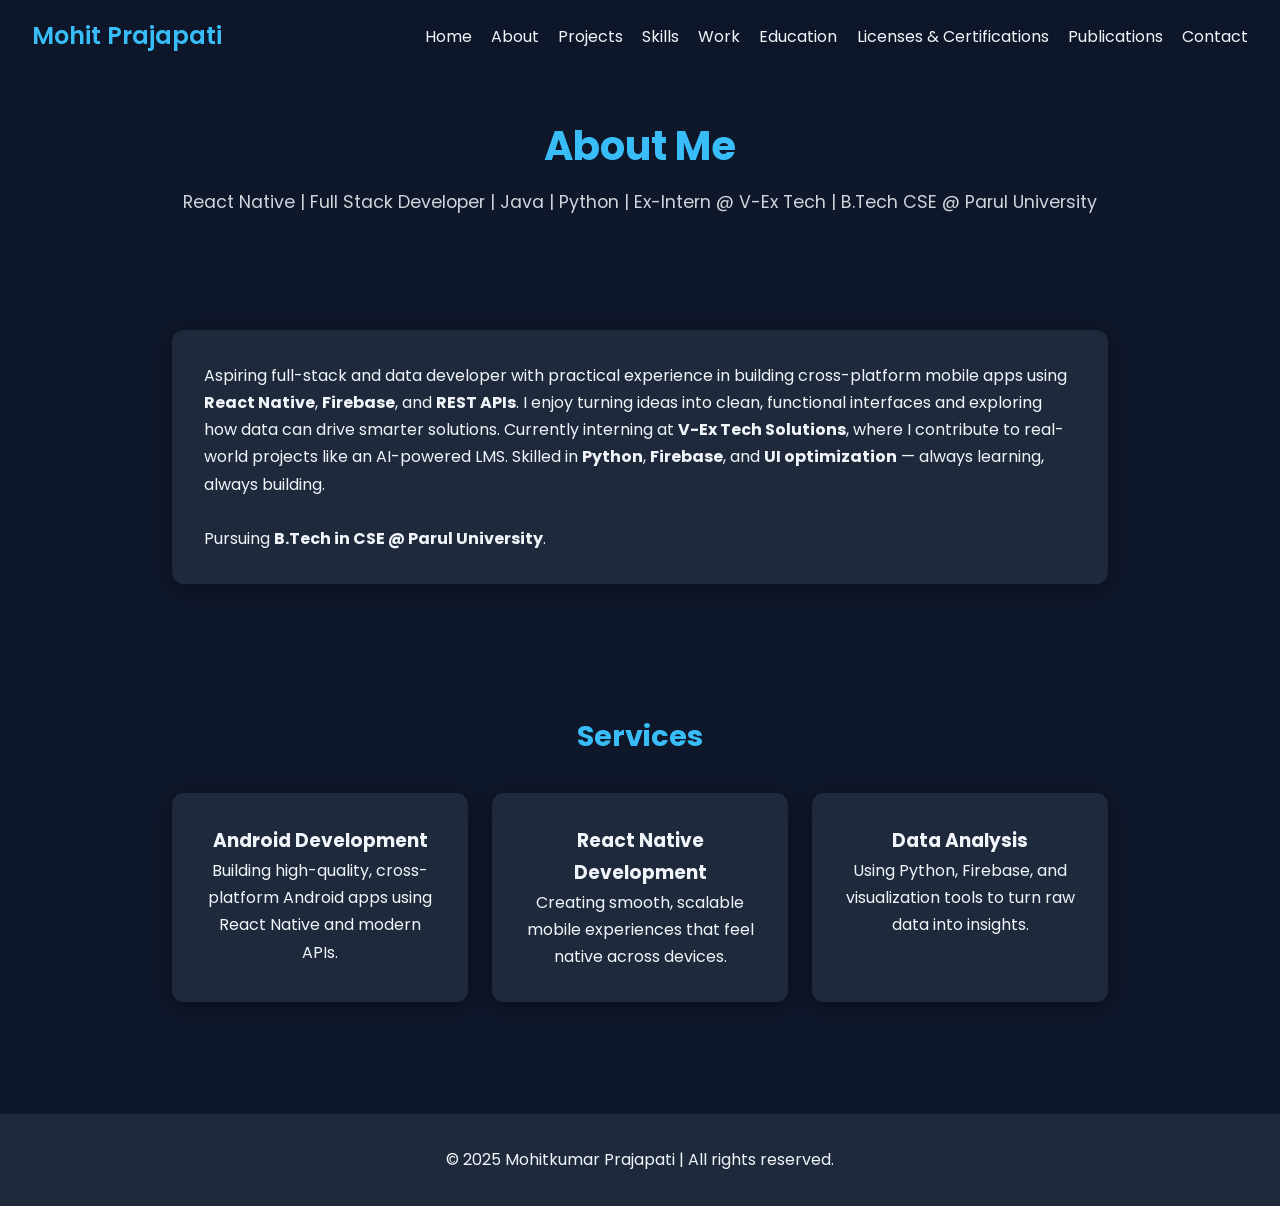
<file: about.html>
<!DOCTYPE html>
<html lang="en">
  <head>
    <meta charset="UTF-8" />
    <meta name="viewport" content="width=device-width, initial-scale=1.0" />
    <title>About | Mohitkumar Prajapati</title>
    <link
      href="https://fonts.googleapis.com/css2?family=Poppins:wght@300;600&display=swap"
      rel="stylesheet"
    />
    <style>
      * {
        margin: 0;
        padding: 0;
        box-sizing: border-box;
        font-family: "Poppins", sans-serif;
      }

      body {
        background: #0f172a;
        color: #f1f5f9;
        line-height: 1.7;
        scroll-behavior: smooth;
      }

      nav {
        position: fixed;
        top: 0;
        width: 100%;
        background: rgba(15, 23, 42, 0.9);
        padding: 1rem 2rem;
        display: flex;
        justify-content: space-between;
        align-items: center;
        z-index: 1000;
        backdrop-filter: blur(10px);
      }

      nav h1 {
        font-weight: 600;
        color: #38bdf8;
      }

      nav ul {
        list-style: none;
        display: flex;
        flex-wrap: wrap;
        gap: 1.2rem;
      }

      nav a {
        text-decoration: none;
        color: #f1f5f9;
        transition: color 0.3s ease;
      }

      nav a:hover {
        color: #38bdf8;
      }

      header {
        padding: 7rem 2rem 3rem;
        text-align: center;
      }

      header h1 {
        font-size: 2.5rem;
        color: #38bdf8;
        margin-bottom: 0.5rem;
      }

      header p {
        font-size: 1.1rem;
        opacity: 0.85;
      }

      section {
        padding: 4rem 2rem;
        max-width: 1000px;
        margin: auto;
      }

      section h2 {
        color: #38bdf8;
        margin-bottom: 1rem;
        font-size: 1.8rem;
        text-align: center;
      }

      .about-text {
        background: #1e293b;
        padding: 2rem;
        border-radius: 12px;
        box-shadow: 0 4px 20px rgba(0, 0, 0, 0.4);
        animation: fadeInUp 1s ease forwards;
      }

      .services {
        display: grid;
        grid-template-columns: repeat(auto-fit, minmax(250px, 1fr));
        gap: 1.5rem;
        margin-top: 2rem;
      }

      .service-card {
        background: #1e293b;
        padding: 2rem;
        border-radius: 12px;
        box-shadow: 0 4px 20px rgba(0, 0, 0, 0.4);
        text-align: center;
        transition: transform 0.3s ease;
      }

      .service-card:hover {
        transform: translateY(-5px);
      }

      footer {
        text-align: center;
        padding: 2rem;
        background: #1e293b;
        margin-top: 3rem;
      }

      @keyframes fadeInUp {
        from {
          opacity: 0;
          transform: translateY(30px);
        }
        to {
          opacity: 1;
          transform: translateY(0);
        }
      }
    </style>
  </head>
  <body>
    <!-- Updated Navigation -->
    <nav>
      <h1>Mohit Prajapati</h1>
      <ul>
        <li><a href="index.html">Home</a></li>
        <li><a href="about.html">About</a></li>
        <li><a href="projects.html">Projects</a></li>
        <li><a href="skills.html">Skills</a></li>
        <li><a href="work.html">Work</a></li>
        <li><a href="education.html">Education</a></li>
        <li><a href="licenses.html">Licenses & Certifications</a></li>
        <li><a href="publications.html">Publications</a></li>
        <li><a href="contact.html">Contact</a></li>
      </ul>
    </nav>

    <header>
      <h1>About Me</h1>
      <p>
        React Native | Full Stack Developer | Java | Python | Ex-Intern @ V-Ex Tech | B.Tech CSE @ Parul University
      </p>
    </header>

    <section id="about">
      <div class="about-text">
        <p>
          Aspiring full-stack and data developer with practical experience in
          building cross-platform mobile apps using
          <strong>React Native</strong>, <strong>Firebase</strong>, and
          <strong>REST APIs</strong>. I enjoy turning ideas into clean,
          functional interfaces and exploring how data can drive smarter
          solutions. Currently interning at
          <strong>V-Ex Tech Solutions</strong>, where I contribute to real-world
          projects like an AI-powered LMS. Skilled in <strong>Python</strong>,
          <strong>Firebase</strong>, and <strong>UI optimization</strong>
          — always learning, always building.
          <br /><br />
          Pursuing <strong>B.Tech in CSE @ Parul University</strong>.
        </p>
      </div>
    </section>

    <section id="services">
      <h2>Services</h2>
      <div class="services">
        <div class="service-card">
          <h3>Android Development</h3>
          <p>
            Building high-quality, cross-platform Android apps using React
            Native and modern APIs.
          </p>
        </div>
        <div class="service-card">
          <h3>React Native Development</h3>
          <p>
            Creating smooth, scalable mobile experiences that feel native across
            devices.
          </p>
        </div>
        <div class="service-card">
          <h3>Data Analysis</h3>
          <p>
            Using Python, Firebase, and visualization tools to turn raw data
            into insights.
          </p>
        </div>
      </div>
    </section>

    <footer>
      <p>© 2025 Mohitkumar Prajapati | All rights reserved.</p>
    </footer>
  </body>
</html>
</file>
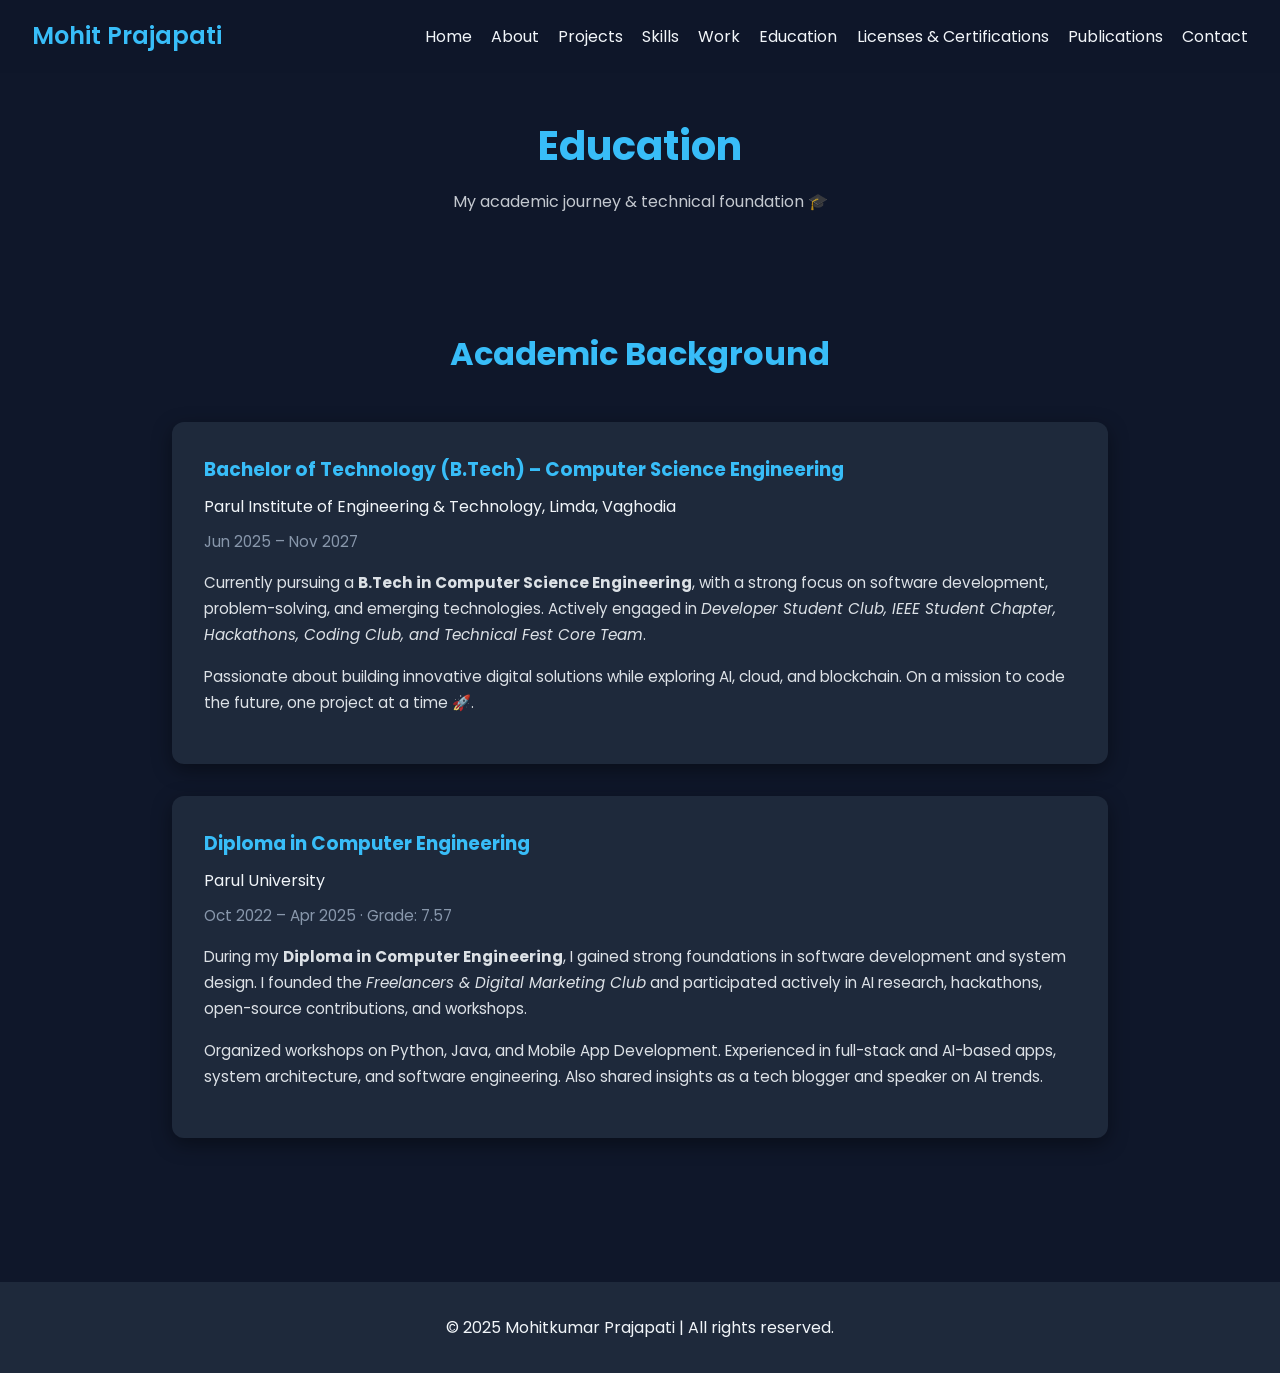
<file: education.html>
<!DOCTYPE html>
<html lang="en">
  <head>
    <meta charset="UTF-8" />
    <meta name="viewport" content="width=device-width, initial-scale=1.0" />
    <title>Education | Mohitkumar Prajapati</title>
    <link
      href="https://fonts.googleapis.com/css2?family=Poppins:wght@300;600&display=swap"
      rel="stylesheet"
    />
    <style>
      * {
        margin: 0;
        padding: 0;
        box-sizing: border-box;
        font-family: "Poppins", sans-serif;
      }
      body {
        background: #0f172a;
        color: #f1f5f9;
        line-height: 1.7;
        scroll-behavior: smooth;
      }

      nav {
        position: fixed;
        top: 0;
        width: 100%;
        background: rgba(15, 23, 42, 0.95);
        padding: 1rem 2rem;
        display: flex;
        justify-content: space-between;
        align-items: center;
        z-index: 1000;
        backdrop-filter: blur(12px);
      }
      nav h1 {
        font-weight: 600;
        color: #38bdf8;
      }
      nav ul {
        list-style: none;
        display: flex;
        gap: 1.2rem;
        flex-wrap: wrap;
      }
      nav a {
        text-decoration: none;
        color: #f1f5f9;
        transition: color 0.3s ease;
      }
      nav a:hover {
        color: #38bdf8;
      }

      header {
        padding: 7rem 2rem 3rem;
        text-align: center;
      }
      header h1 {
        font-size: 2.5rem;
        color: #38bdf8;
        margin-bottom: 0.5rem;
      }
      header p {
        font-size: 1rem;
        opacity: 0.8;
      }

      section {
        padding: 4rem 2rem;
        max-width: 1000px;
        margin: auto;
      }
      section h2 {
        color: #38bdf8;
        font-size: 2rem;
        text-align: center;
        margin-bottom: 2.5rem;
      }

      .edu-card {
        background: #1e293b;
        padding: 2rem;
        border-radius: 12px;
        box-shadow: 0 6px 20px rgba(0, 0, 0, 0.4);
        margin-bottom: 2rem;
        animation: fadeInUp 1s ease forwards;
        transition: transform 0.3s ease, box-shadow 0.3s ease;
      }
      .edu-card:hover {
        transform: translateY(-8px);
        box-shadow: 0 8px 25px rgba(0, 0, 0, 0.6);
      }
      .edu-card h3 {
        color: #38bdf8;
        margin-bottom: 0.5rem;
      }
      .edu-card h4 {
        color: #f1f5f9;
        font-weight: 400;
        margin-bottom: 0.5rem;
      }
      .edu-card p {
        font-size: 0.95rem;
        opacity: 0.9;
        margin-bottom: 1rem;
      }
      .edu-details {
        font-size: 0.9rem;
        color: #94a3b8;
        margin-bottom: 1.2rem;
      }

      footer {
        text-align: center;
        padding: 2rem;
        background: #1e293b;
        margin-top: 3rem;
      }

      @keyframes fadeInUp {
        from {
          opacity: 0;
          transform: translateY(40px);
        }
        to {
          opacity: 1;
          transform: translateY(0);
        }
      }
    </style>
  </head>
  <body>
    <nav>
      <h1>Mohit Prajapati</h1>
      <ul>
        <li><a href="index.html">Home</a></li>
        <li><a href="about.html">About</a></li>
        <li><a href="projects.html">Projects</a></li>
        <li><a href="skills.html">Skills</a></li>
        <li><a href="work.html">Work</a></li>
        <li><a href="education.html">Education</a></li>
        <li><a href="licenses.html">Licenses & Certifications</a></li>
        <li><a href="publications.html">Publications</a></li>
        <li><a href="contact.html">Contact</a></li>
      </ul>
    </nav>

    <header>
      <h1>Education</h1>
      <p>My academic journey & technical foundation 🎓</p>
    </header>

    <section>
      <h2>Academic Background</h2>

      <div class="edu-card">
        <h3>Bachelor of Technology (B.Tech) – Computer Science Engineering</h3>
        <h4>Parul Institute of Engineering & Technology, Limda, Vaghodia</h4>
        <p class="edu-details">Jun 2025 – Nov 2027</p>
        <p>
          Currently pursuing a
          <strong>B.Tech in Computer Science Engineering</strong>, with a strong
          focus on software development, problem-solving, and emerging
          technologies. Actively engaged in
          <em
            >Developer Student Club, IEEE Student Chapter, Hackathons, Coding
            Club, and Technical Fest Core Team</em
          >.
        </p>
        <p>
          Passionate about building innovative digital solutions while exploring
          AI, cloud, and blockchain. On a mission to code the future, one
          project at a time 🚀.
        </p>
      </div>

      <div class="edu-card">
        <h3>Diploma in Computer Engineering</h3>
        <h4>Parul University</h4>
        <p class="edu-details">Oct 2022 – Apr 2025 · Grade: 7.57</p>
        <p>
          During my <strong>Diploma in Computer Engineering</strong>, I gained
          strong foundations in software development and system design. I
          founded the <em>Freelancers & Digital Marketing Club</em> and
          participated actively in AI research, hackathons, open-source
          contributions, and workshops.
        </p>
        <p>
          Organized workshops on Python, Java, and Mobile App Development.
          Experienced in full-stack and AI-based apps, system architecture, and
          software engineering. Also shared insights as a tech blogger and
          speaker on AI trends.
        </p>
      </div>
    </section>

    <footer>
      <p>© 2025 Mohitkumar Prajapati | All rights reserved.</p>
    </footer>
  </body>
</html>
</file>
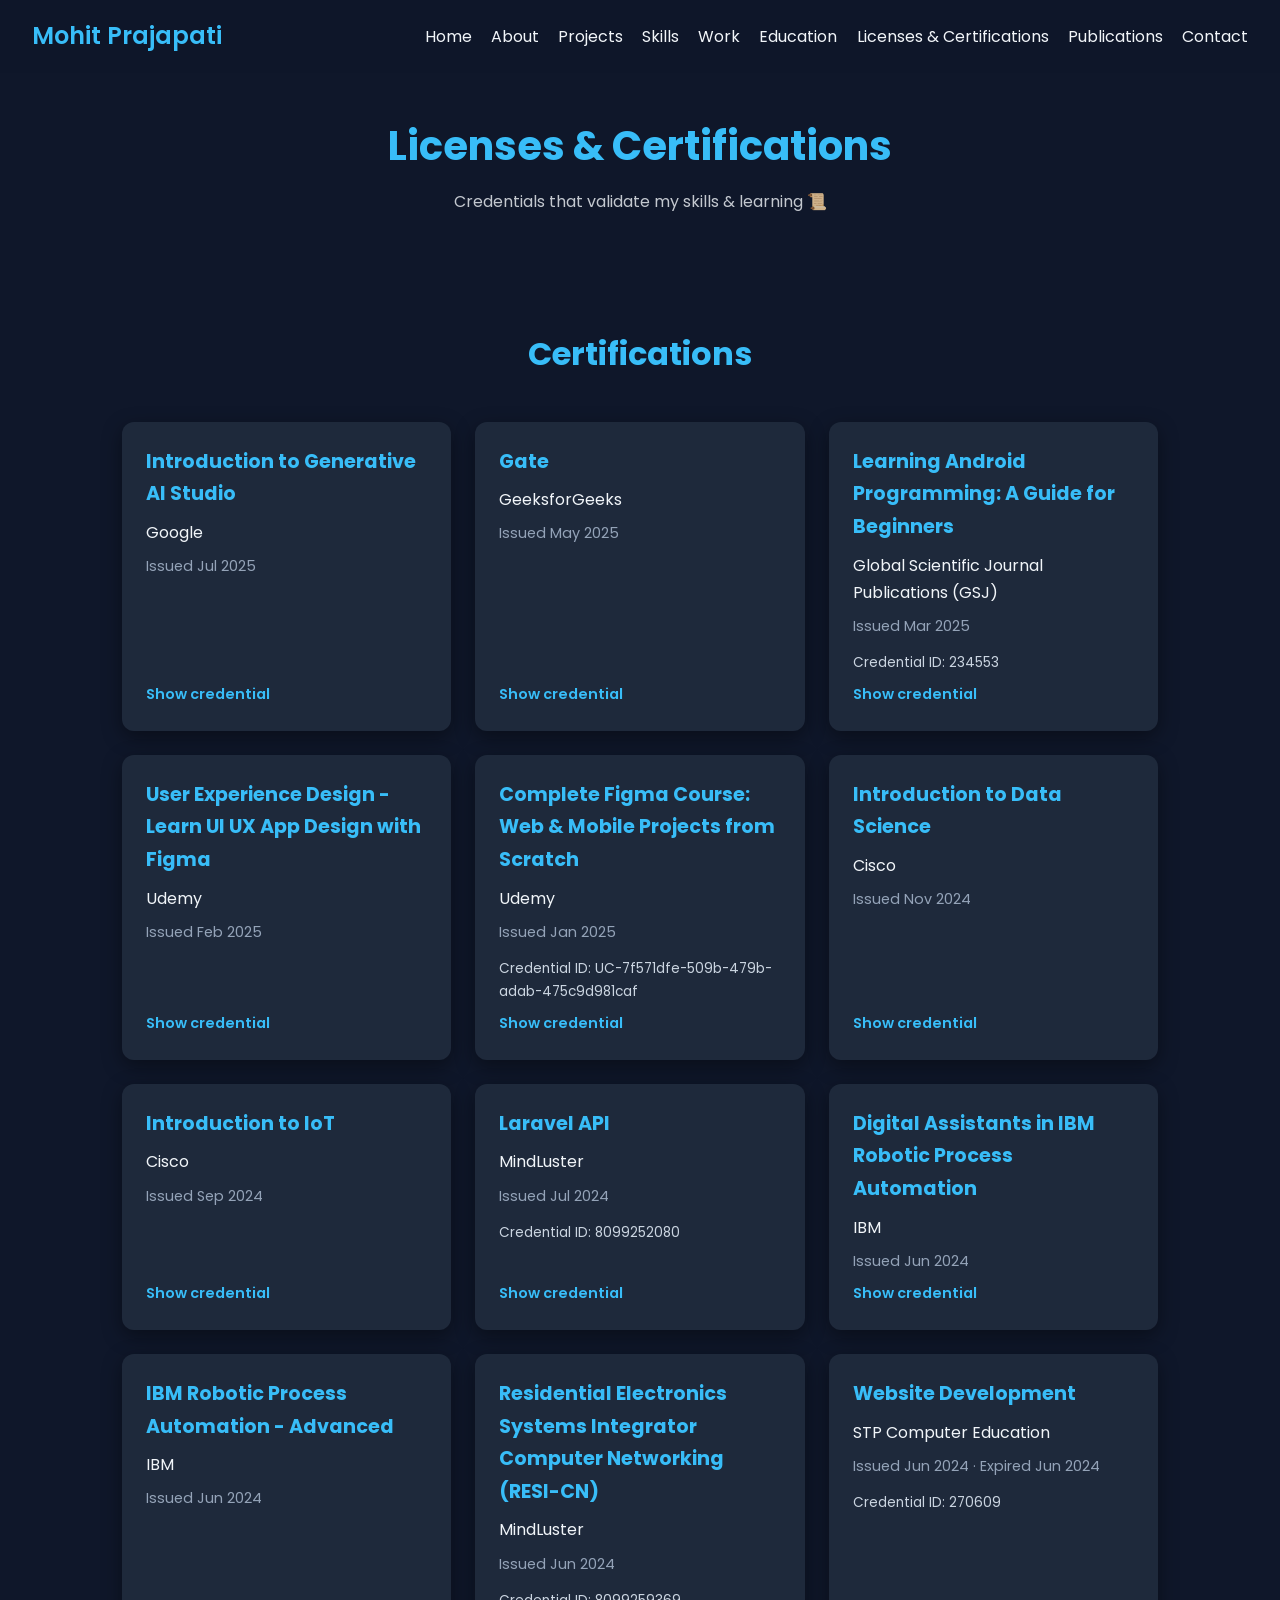
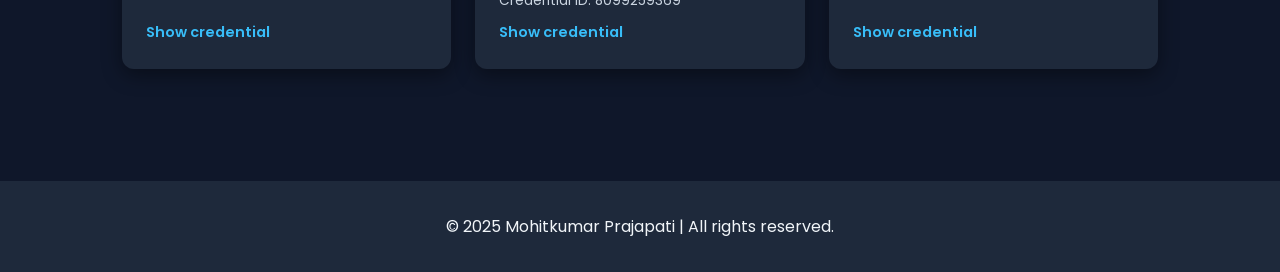
<file: licenses.html>
<!DOCTYPE html>
<html lang="en">
  <head>
    <meta charset="UTF-8" />
    <meta name="viewport" content="width=device-width, initial-scale=1.0" />
    <title>Licenses & Certifications | Mohitkumar Prajapati</title>
    <link
      href="https://fonts.googleapis.com/css2?family=Poppins:wght@300;600&display=swap"
      rel="stylesheet"
    />
    <style>
      * {
        margin: 0;
        padding: 0;
        box-sizing: border-box;
        font-family: "Poppins", sans-serif;
      }
      body {
        background: #0f172a;
        color: #f1f5f9;
        line-height: 1.7;
        scroll-behavior: smooth;
      }

      nav {
        position: fixed;
        top: 0;
        width: 100%;
        background: rgba(15, 23, 42, 0.95);
        padding: 1rem 2rem;
        display: flex;
        justify-content: space-between;
        align-items: center;
        z-index: 1000;
        backdrop-filter: blur(12px);
      }
      nav h1 {
        font-weight: 600;
        color: #38bdf8;
      }
      nav ul {
        list-style: none;
        display: flex;
        gap: 1.2rem;
        flex-wrap: wrap;
      }
      nav a {
        text-decoration: none;
        color: #f1f5f9;
        transition: color 0.3s ease;
      }
      nav a:hover {
        color: #38bdf8;
      }

      header {
        padding: 7rem 2rem 3rem;
        text-align: center;
      }
      header h1 {
        font-size: 2.5rem;
        color: #38bdf8;
        margin-bottom: 0.5rem;
      }
      header p {
        font-size: 1rem;
        opacity: 0.8;
      }

      section {
        padding: 4rem 2rem;
        max-width: 1100px;
        margin: auto;
      }
      section h2 {
        color: #38bdf8;
        font-size: 2rem;
        text-align: center;
        margin-bottom: 2.5rem;
      }

      .cert-grid {
        display: grid;
        grid-template-columns: repeat(auto-fit, minmax(300px, 1fr));
        gap: 1.5rem;
      }

      .cert-card {
        background: #1e293b;
        padding: 1.5rem;
        border-radius: 12px;
        box-shadow: 0 6px 20px rgba(0, 0, 0, 0.4);
        display: flex;
        flex-direction: column;
        gap: 0.5rem;
        animation: fadeInUp 1s ease forwards;
        transition: transform 0.3s ease, box-shadow 0.3s ease;
      }
      .cert-card:hover {
        transform: translateY(-8px);
        box-shadow: 0 8px 25px rgba(0, 0, 0, 0.6);
      }

      .cert-card h3 {
        color: #38bdf8;
        font-size: 1.2rem;
      }
      .cert-card h4 {
        font-size: 1rem;
        color: #f1f5f9;
        font-weight: 400;
      }
      .cert-card p {
        font-size: 0.9rem;
        color: #94a3b8;
      }
      .cert-card .credential {
        font-size: 0.85rem;
        color: #cbd5e1;
        margin-top: 0.3rem;
      }
      .cert-card a {
        margin-top: auto;
        color: #38bdf8;
        text-decoration: none;
        font-size: 0.9rem;
        font-weight: 600;
        transition: color 0.3s;
      }
      .cert-card a:hover {
        color: #0ea5e9;
      }

      footer {
        text-align: center;
        padding: 2rem;
        background: #1e293b;
        margin-top: 3rem;
      }

      @keyframes fadeInUp {
        from {
          opacity: 0;
          transform: translateY(40px);
        }
        to {
          opacity: 1;
          transform: translateY(0);
        }
      }
    </style>
  </head>
  <body>
    <nav>
      <h1>Mohit Prajapati</h1>
      <ul>
        <li><a href="index.html">Home</a></li>
        <li><a href="about.html">About</a></li>
        <li><a href="projects.html">Projects</a></li>
        <li><a href="skills.html">Skills</a></li>
        <li><a href="work.html">Work</a></li>
        <li><a href="education.html">Education</a></li>
        <li><a href="licenses.html">Licenses & Certifications</a></li>
        <li><a href="publications.html">Publications</a></li>
        <li><a href="contact.html">Contact</a></li>
      </ul>
    </nav>

    <header>
      <h1>Licenses & Certifications</h1>
      <p>Credentials that validate my skills & learning 📜</p>
    </header>

    <section>
      <h2>Certifications</h2>
      <div class="cert-grid">
        <div class="cert-card">
          <h3>Introduction to Generative AI Studio</h3>
          <h4>Google</h4>
          <p>Issued Jul 2025</p>
          <a href="https://simpli-web.app.link/e/I1t9G71sXVb">Show credential</a>
        </div>

        <div class="cert-card">
          <h3>Gate</h3>
          <h4>GeeksforGeeks</h4>
          <p>Issued May 2025</p>
          <a href="https://media.geeksforgeeks.org/courses/certificates/7a4476a8f18a71cc36dc1f389159fa9a.pdf">Show credential</a>
        </div>

        <div class="cert-card">
          <h3>Learning Android Programming: A Guide for Beginners</h3>
          <h4>Global Scientific Journal Publications (GSJ)</h4>
          <p>Issued Mar 2025</p>
          <p class="credential">Credential ID: 234553</p>
          <a href="https://drive.google.com/file/d/1rsWRlQJeAwVC3sBd8pNP3bUXx2TFIuvZ/view">Show credential</a>
        </div>

        <div class="cert-card">
          <h3>User Experience Design - Learn UI UX App Design with Figma</h3>
          <h4>Udemy</h4>
          <p>Issued Feb 2025</p>
          <a href="https://www.udemy.com/certificate/UC-384a0e0b-e875-45c0-88e9-66056fa5747f/">Show credential</a>
        </div>

        <div class="cert-card">
          <h3>Complete Figma Course: Web & Mobile Projects from Scratch</h3>
          <h4>Udemy</h4>
          <p>Issued Jan 2025</p>
          <p class="credential">
            Credential ID: UC-7f571dfe-509b-479b-adab-475c9d981caf
          </p>
          <a href="https://www.udemy.com/certificate/UC-7f571dfe-509b-479b-adab-475c9d981caf/">Show credential</a>
        </div>

        <div class="cert-card">
          <h3>Introduction to Data Science</h3>
          <h4>Cisco</h4>
          <p>Issued Nov 2024</p>
          <a href="https://www.credly.com/badges/fbc975da-c303-41bd-b84a-c7aa34a383cb/linked_in_profile">Show credential</a>
        </div>

        <div class="cert-card">
          <h3>Introduction to IoT</h3>
          <h4>Cisco</h4>
          <p>Issued Sep 2024</p>
          <a href="https://www.credly.com/badges/769f71f4-5c8b-4e30-903d-7d61ed63ccbd/linked_in_profile">Show credential</a>
        </div>

        <div class="cert-card">
          <h3>Laravel API</h3>
          <h4>MindLuster</h4>
          <p>Issued Jul 2024</p>
          <p class="credential">Credential ID: 8099252080</p>
          <a href="https://www.mindluster.com/student/certificate/8099252080">Show credential</a>
        </div>

        <div class="cert-card">
          <h3>Digital Assistants in IBM Robotic Process Automation</h3>
          <h4>IBM</h4>
          <p>Issued Jun 2024</p>
          <a href="https://www.credly.com/badges/01ab274a-3ca3-4a97-807f-dabd974a7e93/print">Show credential</a>
        </div>

        <div class="cert-card">
          <h3>IBM Robotic Process Automation - Advanced</h3>
          <h4>IBM</h4>
          <p>Issued Jun 2024</p>
          <a href="https://www.credly.com/badges/71a89c51-7ae6-4a2d-8413-27790e8b0ff5/print">Show credential</a>
        </div>

        <div class="cert-card">
          <h3>
            Residential Electronics Systems Integrator Computer Networking
            (RESI-CN)
          </h3>
          <h4>MindLuster</h4>
          <p>Issued Jun 2024</p>
          <p class="credential">Credential ID: 8099259369</p>
          <a href="https://www.mindluster.com/student/certificate/8099259369">Show credential</a>
        </div>

        <div class="cert-card">
          <h3>Website Development</h3>
          <h4>STP Computer Education</h4>
          <p>Issued Jun 2024 · Expired Jun 2024</p>
          <p class="credential">Credential ID: 270609</p>
          <a href="https://www.stpcomputereducation.com/diploma/web-development.html">Show credential</a>
        </div>
      </div>
    </section>

    <footer>
      <p>© 2025 Mohitkumar Prajapati | All rights reserved.</p>
    </footer>
  </body>
</html>
<script>
  // Scroll animation observer
  const sections = document.querySelectorAll(".cert-card");
  const observer = new IntersectionObserver((entries) => {
    entries.forEach((entry) => {
      if (entry.isIntersecting) {
        entry.target.classList.add("show");
      }
    });
  });
  sections.forEach((section) => observer.observe(section));
</script>
</file>
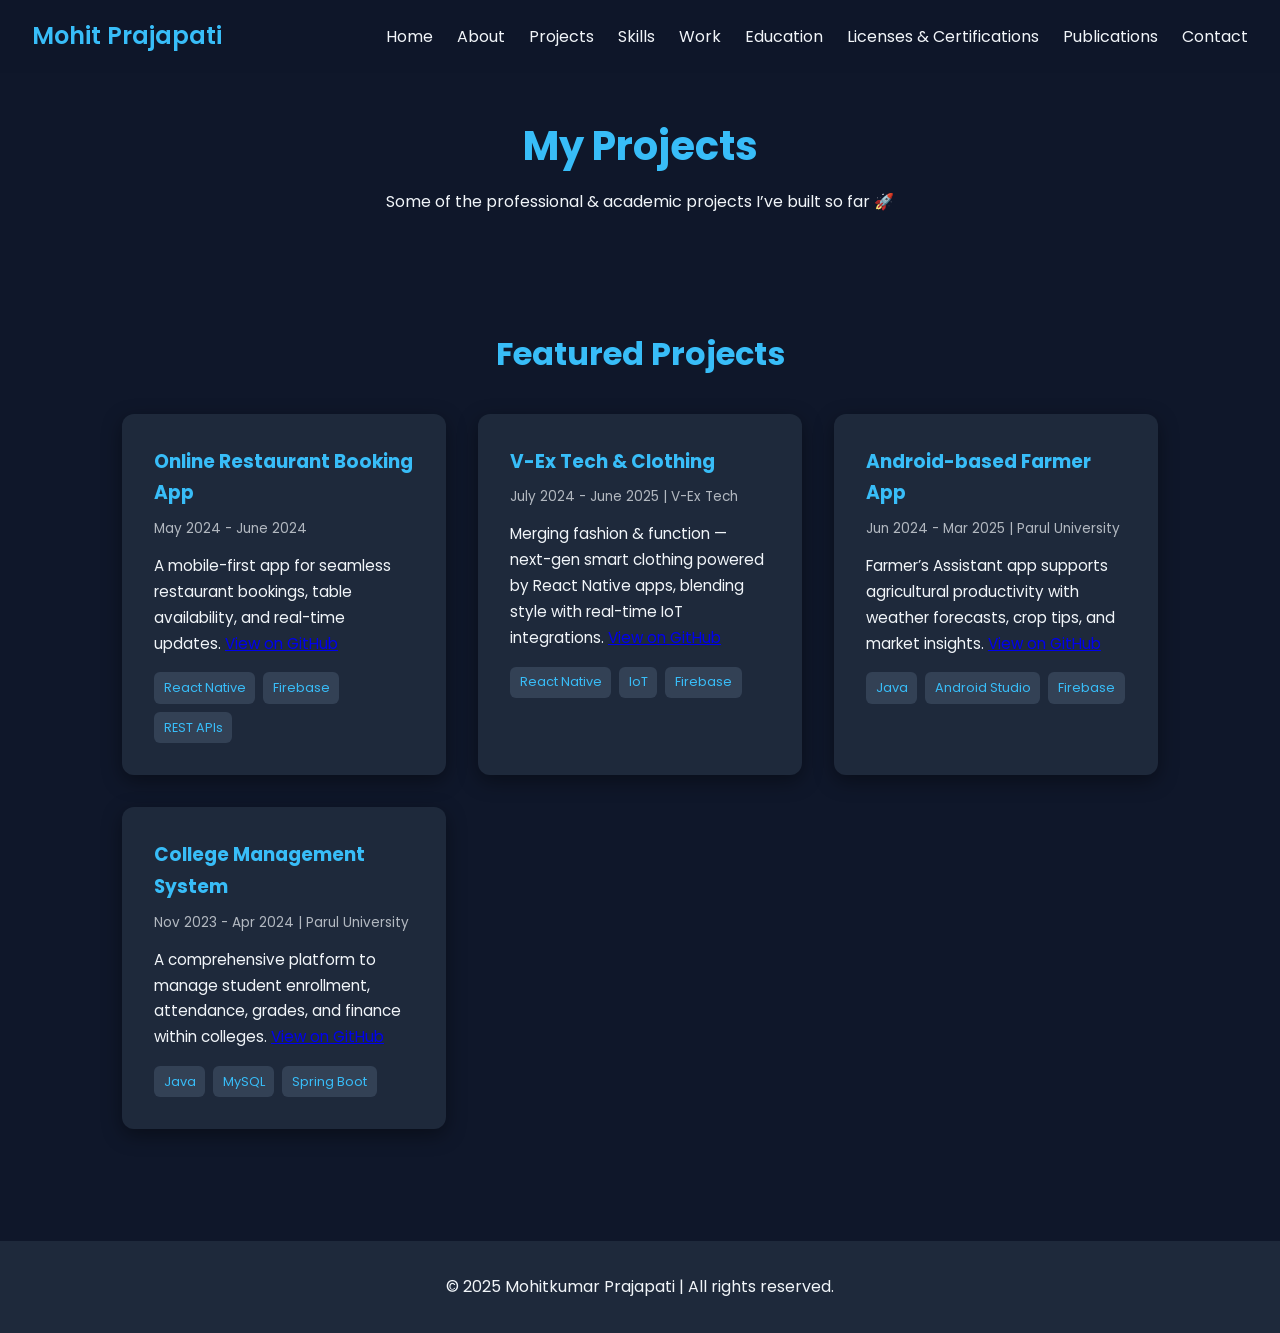
<file: projects.html>
<!DOCTYPE html>
<html lang="en">
<head>
  <meta charset="UTF-8">
  <meta name="viewport" content="width=device-width, initial-scale=1.0">
  <title>Projects | Mohitkumar Prajapati</title>
  <link href="https://fonts.googleapis.com/css2?family=Poppins:wght@300;600&display=swap" rel="stylesheet">
  <style>
    * {
      margin: 0; padding: 0; box-sizing: border-box;
      font-family: 'Poppins', sans-serif;
    }

    body {
      background: #0f172a;
      color: #f1f5f9;
      line-height: 1.7;
      scroll-behavior: smooth;
    }

    nav {
      position: fixed;
      top: 0; width: 100%;
      background: rgba(15, 23, 42, 0.95);
      padding: 1rem 2rem;
      display: flex; justify-content: space-between; align-items: center;
      z-index: 1000;
      backdrop-filter: blur(12px);
    }

    nav h1 { font-weight: 600; color: #38bdf8; }
    nav ul { list-style: none; display: flex; gap: 1.5rem; }
    nav a {
      text-decoration: none; color: #f1f5f9;
      transition: color 0.3s ease;
    }
    nav a:hover { color: #38bdf8; }

    header {
      padding: 7rem 2rem 3rem;
      text-align: center;
    }
    header h1 { font-size: 2.5rem; color: #38bdf8; margin-bottom: .5rem; }

    section {
      padding: 4rem 2rem;
      max-width: 1100px;
      margin: auto;
    }
    section h2 {
      color: #38bdf8; font-size: 2rem;
      text-align: center; margin-bottom: 2rem;
    }

    .projects {
      display: grid;
      grid-template-columns: repeat(auto-fit, minmax(320px, 1fr));
      gap: 2rem;
    }

    .project-card {
      background: #1e293b;
      padding: 2rem;
      border-radius: 12px;
      box-shadow: 0 6px 20px rgba(0,0,0,0.4);
      transition: transform .3s ease, box-shadow .3s ease;
      animation: fadeInUp 1s ease forwards;
    }
    .project-card:hover {
      transform: translateY(-8px);
      box-shadow: 0 8px 25px rgba(0,0,0,0.6);
    }
    .project-card h3 { color: #38bdf8; margin-bottom: .5rem; }
    .project-card small { opacity: 0.7; font-size: 0.85rem; display: block; margin-bottom: .8rem; }
    .project-card p { margin-bottom: 1rem; font-size: .95rem; }
    .tech-stack {
      display: flex; flex-wrap: wrap; gap: .5rem;
    }
    .tech-stack span {
      background: #334155;
      color: #38bdf8;
      font-size: 0.8rem;
      padding: .3rem .6rem;
      border-radius: 6px;
    }
    footer {
      text-align: center;
      padding: 2rem;
      background: #1e293b;
      margin-top: 3rem;
    }

    @keyframes fadeInUp {
      from { opacity: 0; transform: translateY(40px); }
      to { opacity: 1; transform: translateY(0); }
    }
  </style>
</head>
<body>
  <nav>
    <h1>Mohit Prajapati</h1>
    <ul>
      <li><a href="index.html">Home</a></li>
      <li><a href="about.html">About</a></li>
      <li><a href="projects.html">Projects</a></li>
      <li><a href="skills.html">Skills</a></li>
      <li><a href="work.html">Work</a></li>
      <li><a href="education.html">Education</a></li>
      <li><a href="licenses.html">Licenses & Certifications</a></li>
      <li><a href="publications.html">Publications</a></li>
      <li><a href="contact.html">Contact</a></li>
    </ul>
  </nav>

  <header>
    <h1>My Projects</h1>
    <p>Some of the professional & academic projects I’ve built so far 🚀</p>
  </header>

  <section>
    <h2>Featured Projects</h2>
    <div class="projects">

     
      <!-- Project 1 -->
      <div class="project-card">
        <h3>Online Restaurant Booking App</h3>
        <small>May 2024 - June 2024</small>
        <p>
          A mobile-first app for seamless restaurant bookings, table availability, 
          and real-time updates.
          <a href="https://github.com/Mohit190405/food-app" target="_blank">View on GitHub</a>
        </p>
        <div class="tech-stack">
          <span>React Native</span><span>Firebase</span><span>REST APIs</span>
        </div>
      </div>

      <!-- Project 2 -->
      <div class="project-card"> <h3>V-Ex Tech & Clothing</h3> <small>July 2024 - June 2025 | V-Ex Tech</small> <p> Merging fashion & function — next-gen smart clothing powered by React Native apps, blending style with real-time IoT integrations. <a href="https://github.com/Mohit190405/vhx-Android" target="_blank">View on GitHub</a> </p> <div class="tech-stack"> <span>React Native</span><span>IoT</span><span>Firebase</span> </div> </div>
      <!-- Project 3 -->
      <div class="project-card">
        <h3>Android-based Farmer App</h3>
        <small>Jun 2024 - Mar 2025 | Parul University</small>
        <p>
          Farmer’s Assistant app supports agricultural productivity with weather forecasts, 
          crop tips, and market insights.
          <a href="https://github.com/Mohit190405/SmartFarmApp" target="_blank">View on GitHub</a>
        </p>
        <div class="tech-stack">
          <span>Java</span><span>Android Studio</span><span>Firebase</span>
        </div>
      </div>

      <!-- Project 4 -->
      <div class="project-card">
        <h3>College Management System</h3>
        <small>Nov 2023 - Apr 2024 | Parul University</small>
        <p>
          A comprehensive platform to manage student enrollment, attendance, grades, 
          and finance within colleges.  
          <a href="https://github.com/Mohit190405/College-Management-System" target="_blank">View on GitHub</a>
        </p>
        <div class="tech-stack">
          <span>Java</span><span>MySQL</span><span>Spring Boot</span>
        </div>
      </div>

    </div>
  </section>

  <footer>
    <p>© 2025 Mohitkumar Prajapati | All rights reserved.</p>
  </footer>
</body>
</html>
</file>
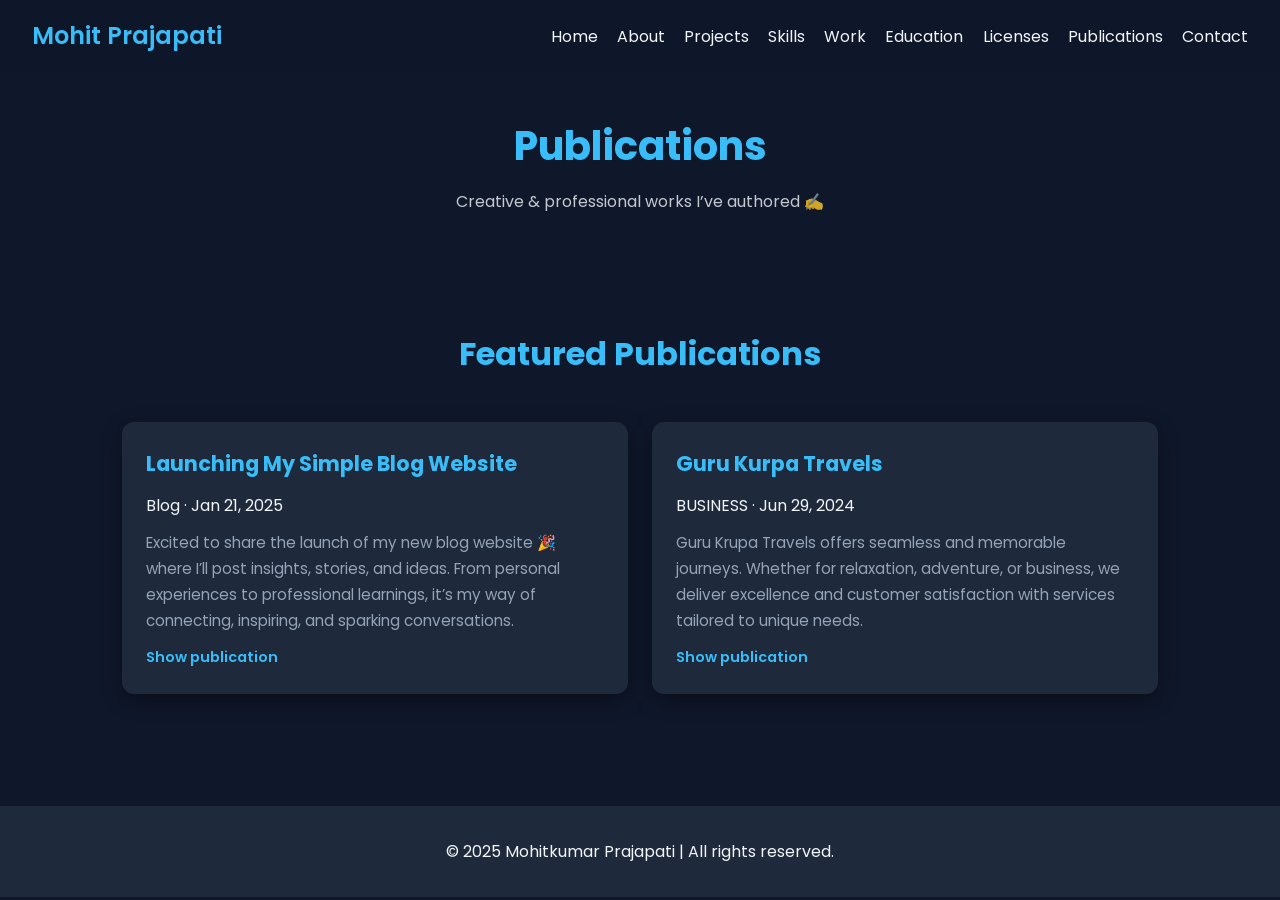
<file: publications.html>
<!DOCTYPE html>
<html lang="en">
<head>
  <meta charset="UTF-8">
  <meta name="viewport" content="width=device-width, initial-scale=1.0">
  <title>Publications | Mohitkumar Prajapati</title>
  <link href="https://fonts.googleapis.com/css2?family=Poppins:wght@300;600&display=swap" rel="stylesheet">
  <style>
    * { margin: 0; padding: 0; box-sizing: border-box; font-family: 'Poppins', sans-serif; }
    body { background: #0f172a; color: #f1f5f9; line-height: 1.7; scroll-behavior: smooth; }

    nav {
      position: fixed; top: 0; width: 100%;
      background: rgba(15, 23, 42, 0.95);
      padding: 1rem 2rem; display: flex; justify-content: space-between; align-items: center;
      z-index: 1000; backdrop-filter: blur(12px);
    }
    nav h1 { font-weight: 600; color: #38bdf8; }
    nav ul { list-style: none; display: flex; gap: 1.2rem; flex-wrap: wrap; }
    nav a { text-decoration: none; color: #f1f5f9; transition: color 0.3s ease; }
    nav a:hover { color: #38bdf8; }

    header { padding: 7rem 2rem 3rem; text-align: center; }
    header h1 { font-size: 2.5rem; color: #38bdf8; margin-bottom: .5rem; }
    header p { font-size: 1rem; opacity: 0.8; }

    section { padding: 4rem 2rem; max-width: 1100px; margin: auto; }
    section h2 { color: #38bdf8; font-size: 2rem; text-align: center; margin-bottom: 2.5rem; }

    .pub-grid {
      display: grid;
      grid-template-columns: repeat(auto-fit, minmax(320px, 1fr));
      gap: 1.5rem;
    }

    .pub-card {
      background: #1e293b;
      padding: 1.5rem;
      border-radius: 12px;
      box-shadow: 0 6px 20px rgba(0,0,0,0.4);
      display: flex;
      flex-direction: column;
      gap: 0.7rem;
      animation: fadeInUp 1s ease forwards;
      transition: transform .3s ease, box-shadow .3s ease;
    }
    .pub-card:hover {
      transform: translateY(-8px);
      box-shadow: 0 8px 25px rgba(0,0,0,0.6);
    }

    .pub-card h3 { color: #38bdf8; font-size: 1.3rem; }
    .pub-card h4 { font-size: 1rem; color: #f1f5f9; font-weight: 400; }
    .pub-card p { font-size: 0.95rem; color: #94a3b8; }
    .pub-card .meta { font-size: 0.85rem; color: #cbd5e1; }
    .pub-card a {
      margin-top: auto;
      color: #38bdf8; text-decoration: none; font-size: 0.9rem; font-weight: 600;
      transition: color 0.3s;
    }
    .pub-card a:hover { color: #0ea5e9; }

    footer { text-align: center; padding: 2rem; background: #1e293b; margin-top: 3rem; }

    @keyframes fadeInUp {
      from { opacity: 0; transform: translateY(40px); }
      to { opacity: 1; transform: translateY(0); }
    }
  </style>
</head>
<body>
  <nav>
    <h1>Mohit Prajapati</h1>
    <ul>
      <li><a href="index.html">Home</a></li>
      <li><a href="about.html">About</a></li>
      <li><a href="projects.html">Projects</a></li>
      <li><a href="skills.html">Skills</a></li>
      <li><a href="work.html">Work</a></li>
      <li><a href="education.html">Education</a></li>
      <li><a href="licenses.html">Licenses</a></li>
      <li><a href="publications.html">Publications</a></li>
      <li><a href="contact.html">Contact</a></li>
    </ul>
  </nav>

  <header>
    <h1>Publications</h1>
    <p>Creative & professional works I’ve authored ✍️</p>
  </header>

  <section>
    <h2>Featured Publications</h2>
    <div class="pub-grid">

      
      <div class="pub-card">
        <h3>Launching My Simple Blog Website</h3>
        <h4>Blog · Jan 21, 2025</h4>
        <p>Excited to share the launch of my new blog website 🎉 where I’ll post insights, stories, and ideas. From personal experiences to professional learnings, it’s my way of connecting, inspiring, and sparking conversations.</p>
        <a href="https://mp1945638.systeme.io/" target="_blank">Show publication</a>
      </div>

      <div class="pub-card">
        <h3>Guru Kurpa Travels</h3>
        <h4>BUSINESS · Jun 29, 2024</h4>
        <p>Guru Krupa Travels offers seamless and memorable journeys. Whether for relaxation, adventure, or business, we deliver excellence and customer satisfaction with services tailored to unique needs.</p>
        <a href="https://prajapatimohit.website3.me/">Show publication</a>
      </div>

    </div>
  </section>

  <footer>
    <p>© 2025 Mohitkumar Prajapati | All rights reserved.</p>
  </footer>
</body>
</html>
</file>
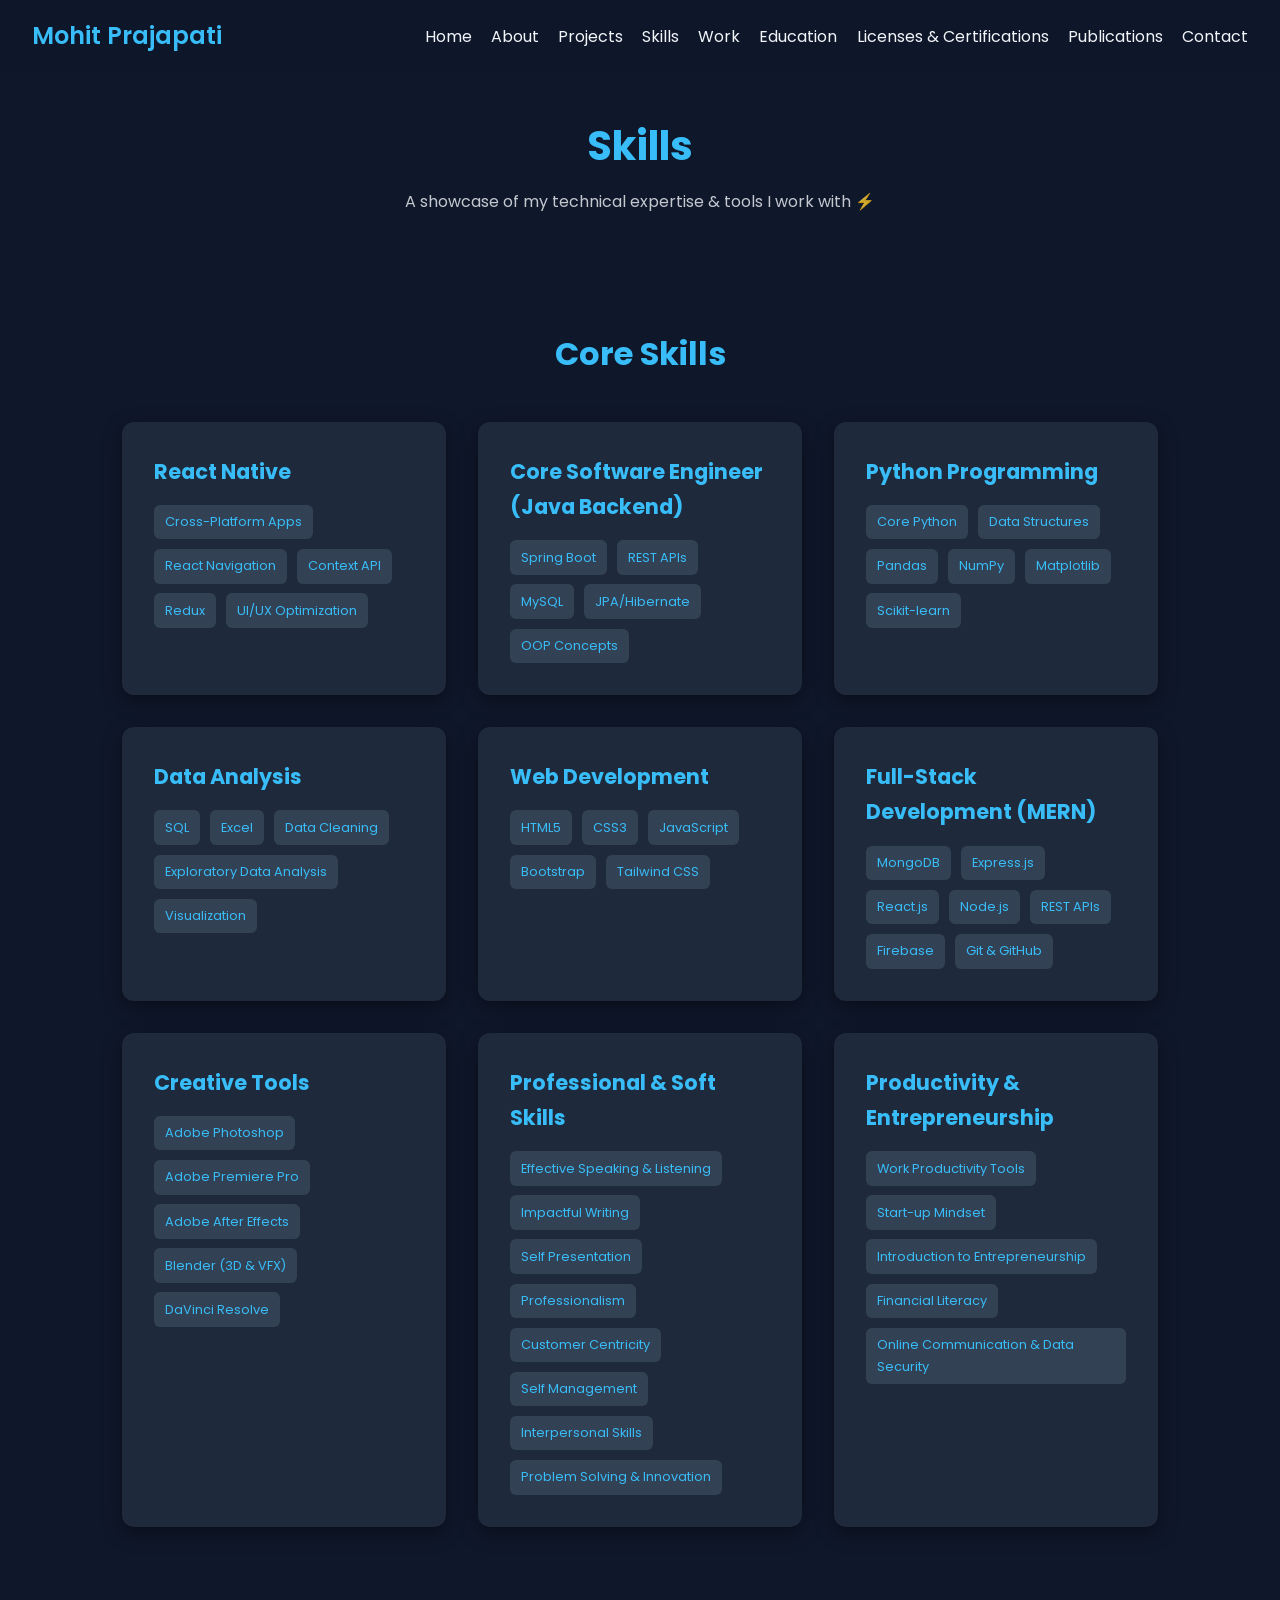
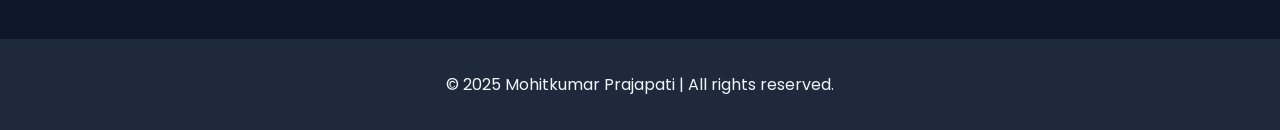
<file: skills.html>
<!DOCTYPE html>
<html lang="en">
  <head>
    <meta charset="UTF-8" />
    <meta name="viewport" content="width=device-width, initial-scale=1.0" />
    <title>Skills | Mohitkumar Prajapati</title>
    <link
      href="https://fonts.googleapis.com/css2?family=Poppins:wght@300;600&display=swap"
      rel="stylesheet"
    />
    <style>
      * {
        margin: 0;
        padding: 0;
        box-sizing: border-box;
        font-family: "Poppins", sans-serif;
      }
      body {
        background: #0f172a;
        color: #f1f5f9;
        line-height: 1.7;
        scroll-behavior: smooth;
      }

      nav {
        position: fixed;
        top: 0;
        width: 100%;
        background: rgba(15, 23, 42, 0.95);
        padding: 1rem 2rem;
        display: flex;
        justify-content: space-between;
        align-items: center;
        z-index: 1000;
        backdrop-filter: blur(12px);
      }
      nav h1 {
        font-weight: 600;
        color: #38bdf8;
      }
      nav ul {
        list-style: none;
        display: flex;
        gap: 1.2rem;
        flex-wrap: wrap;
      }
      nav a {
        text-decoration: none;
        color: #f1f5f9;
        transition: color 0.3s ease;
      }
      nav a:hover {
        color: #38bdf8;
      }

      header {
        padding: 7rem 2rem 3rem;
        text-align: center;
      }
      header h1 {
        font-size: 2.5rem;
        color: #38bdf8;
        margin-bottom: 0.5rem;
      }
      header p {
        font-size: 1rem;
        opacity: 0.8;
      }

      section {
        padding: 4rem 2rem;
        max-width: 1100px;
        margin: auto;
      }
      section h2 {
        color: #38bdf8;
        font-size: 2rem;
        text-align: center;
        margin-bottom: 2.5rem;
      }

      .skills-grid {
        display: grid;
        grid-template-columns: repeat(auto-fit, minmax(300px, 1fr));
        gap: 2rem;
      }
      .skill-card {
        background: #1e293b;
        padding: 2rem;
        border-radius: 12px;
        box-shadow: 0 6px 20px rgba(0, 0, 0, 0.4);
        transition: transform 0.3s ease, box-shadow 0.3s ease;
        animation: fadeInUp 1s ease forwards;
      }
      .skill-card:hover {
        transform: translateY(-8px);
        box-shadow: 0 8px 25px rgba(0, 0, 0, 0.6);
      }
      .skill-card h3 {
        color: #38bdf8;
        margin-bottom: 1rem;
        font-size: 1.3rem;
      }
      .sub-skills {
        display: flex;
        flex-wrap: wrap;
        gap: 0.6rem;
      }
      .sub-skills span {
        background: #334155;
        color: #38bdf8;
        font-size: 0.8rem;
        padding: 0.4rem 0.7rem;
        border-radius: 6px;
      }

      footer {
        text-align: center;
        padding: 2rem;
        background: #1e293b;
        margin-top: 3rem;
      }

      @keyframes fadeInUp {
        from {
          opacity: 0;
          transform: translateY(40px);
        }
        to {
          opacity: 1;
          transform: translateY(0);
        }
      }
    </style>
  </head>
  <body>
    <nav>
      <h1>Mohit Prajapati</h1>
      <ul>
        <li><a href="index.html">Home</a></li>
        <li><a href="about.html">About</a></li>
        <li><a href="projects.html">Projects</a></li>
        <li><a href="skills.html">Skills</a></li>
        <li><a href="work.html">Work</a></li>
        <li><a href="education.html">Education</a></li>
        <li><a href="licenses.html">Licenses & Certifications</a></li>
        <li><a href="publications.html">Publications</a></li>
        <li><a href="contact.html">Contact</a></li>
      </ul>
    </nav>

    <header>
      <h1>Skills</h1>
      <p>A showcase of my technical expertise & tools I work with ⚡</p>
    </header>

    <section>
  <h2>Core Skills</h2>
  <div class="skills-grid">

    <!-- React Native -->
    <div class="skill-card">
      <h3>React Native</h3>
      <div class="sub-skills">
        <span>Cross-Platform Apps</span>
        <span>React Navigation</span>
        <span>Context API</span>
        <span>Redux</span>
        <span>UI/UX Optimization</span>
      </div>
    </div>

    <!-- Java Backend -->
    <div class="skill-card">
      <h3>Core Software Engineer (Java Backend)</h3>
      <div class="sub-skills">
        <span>Spring Boot</span>
        <span>REST APIs</span>
        <span>MySQL</span>
        <span>JPA/Hibernate</span>
        <span>OOP Concepts</span>
      </div>
    </div>

    <!-- Python -->
    <div class="skill-card">
      <h3>Python Programming</h3>
      <div class="sub-skills">
        <span>Core Python</span>
        <span>Data Structures</span>
        <span>Pandas</span>
        <span>NumPy</span>
        <span>Matplotlib</span>
        <span>Scikit-learn</span>
      </div>
    </div>

    <!-- Data Analysis -->
    <div class="skill-card">
      <h3>Data Analysis</h3>
      <div class="sub-skills">
        <span>SQL</span>
        <span>Excel</span>
        <span>Data Cleaning</span>
        <span>Exploratory Data Analysis</span>
        <span>Visualization</span>
      </div>
    </div>

    <!-- Web Development -->
    <div class="skill-card">
      <h3>Web Development</h3>
      <div class="sub-skills">
        <span>HTML5</span>
        <span>CSS3</span>
        <span>JavaScript</span>
        <span>Bootstrap</span>
        <span>Tailwind CSS</span>
      </div>
    </div>

    <!-- Full Stack -->
    <div class="skill-card">
      <h3>Full-Stack Development (MERN)</h3>
      <div class="sub-skills">
        <span>MongoDB</span>
        <span>Express.js</span>
        <span>React.js</span>
        <span>Node.js</span>
        <span>REST APIs</span>
        <span>Firebase</span>
        <span>Git & GitHub</span>
      </div>
    </div>

    <!-- Creative Tools -->
    <div class="skill-card">
      <h3>Creative Tools</h3>
      <div class="sub-skills">
        <span>Adobe Photoshop</span>
        <span>Adobe Premiere Pro</span>
        <span>Adobe After Effects</span>
        <span>Blender (3D & VFX)</span>
        <span>DaVinci Resolve</span>
      </div>
    </div>

    <!-- Professional Skills -->
    <div class="skill-card">
      <h3>Professional & Soft Skills</h3>
      <div class="sub-skills">
        <span>Effective Speaking & Listening</span>
        <span>Impactful Writing</span>
        <span>Self Presentation</span>
        <span>Professionalism</span>
        <span>Customer Centricity</span>
        <span>Self Management</span>
        <span>Interpersonal Skills</span>
        <span>Problem Solving & Innovation</span>
      </div>
    </div>

    <!-- Productivity + Entrepreneurship -->
    <div class="skill-card">
      <h3>Productivity & Entrepreneurship</h3>
      <div class="sub-skills">
        <span>Work Productivity Tools</span>
        <span>Start-up Mindset</span>
        <span>Introduction to Entrepreneurship</span>
        <span>Financial Literacy</span>
        <span>Online Communication & Data Security</span>
      </div>
    </div>

  </div>
</section>

    <footer>
      <p>© 2025 Mohitkumar Prajapati | All rights reserved.</p>
    </footer>
  </body>
</html>
</file>
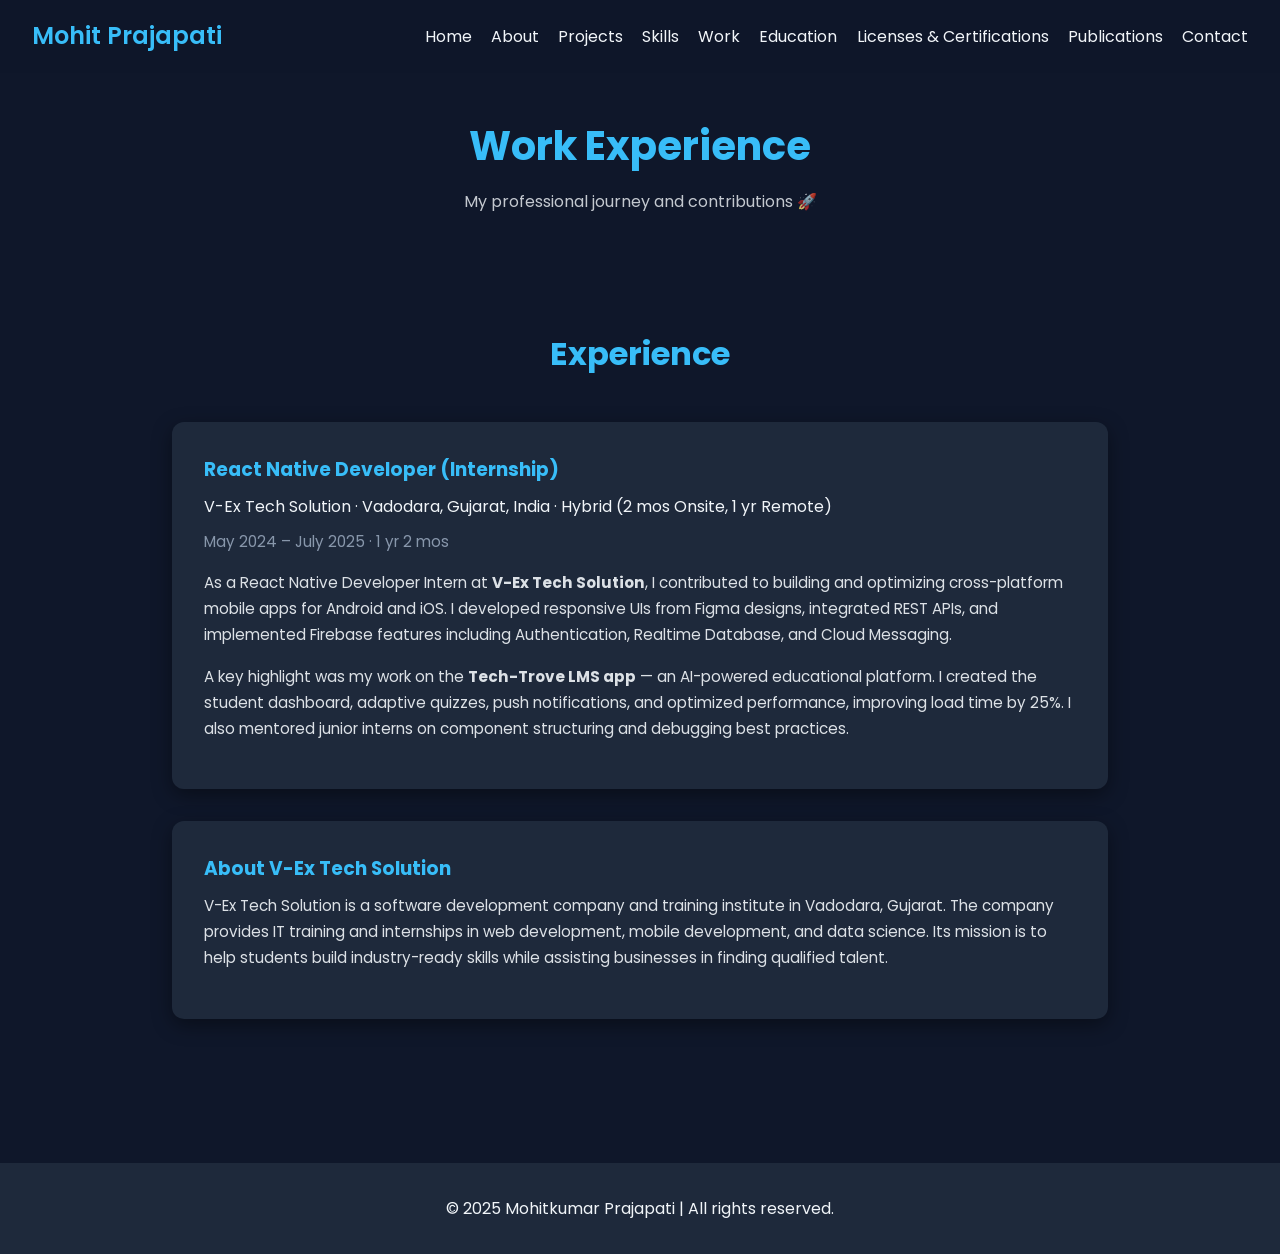
<file: work.html>
<!DOCTYPE html>
<html lang="en">
  <head>
    <meta charset="UTF-8" />
    <meta name="viewport" content="width=device-width, initial-scale=1.0" />
    <title>Work | Mohitkumar Prajapati</title>
    <link
      href="https://fonts.googleapis.com/css2?family=Poppins:wght@300;600&display=swap"
      rel="stylesheet"
    />
    <style>
      * {
        margin: 0;
        padding: 0;
        box-sizing: border-box;
        font-family: "Poppins", sans-serif;
      }
      body {
        background: #0f172a;
        color: #f1f5f9;
        line-height: 1.7;
        scroll-behavior: smooth;
      }

      nav {
        position: fixed;
        top: 0;
        width: 100%;
        background: rgba(15, 23, 42, 0.95);
        padding: 1rem 2rem;
        display: flex;
        justify-content: space-between;
        align-items: center;
        z-index: 1000;
        backdrop-filter: blur(12px);
      }
      nav h1 {
        font-weight: 600;
        color: #38bdf8;
      }
      nav ul {
        list-style: none;
        display: flex;
        gap: 1.2rem;
        flex-wrap: wrap;
      }
      nav a {
        text-decoration: none;
        color: #f1f5f9;
        transition: color 0.3s ease;
      }
      nav a:hover {
        color: #38bdf8;
      }

      header {
        padding: 7rem 2rem 3rem;
        text-align: center;
      }
      header h1 {
        font-size: 2.5rem;
        color: #38bdf8;
        margin-bottom: 0.5rem;
      }
      header p {
        font-size: 1rem;
        opacity: 0.8;
      }

      section {
        padding: 4rem 2rem;
        max-width: 1000px;
        margin: auto;
      }
      section h2 {
        color: #38bdf8;
        font-size: 2rem;
        text-align: center;
        margin-bottom: 2.5rem;
      }

      .work-card {
        background: #1e293b;
        padding: 2rem;
        border-radius: 12px;
        box-shadow: 0 6px 20px rgba(0, 0, 0, 0.4);
        margin-bottom: 2rem;
        animation: fadeInUp 1s ease forwards;
        transition: transform 0.3s ease, box-shadow 0.3s ease;
      }
      .work-card:hover {
        transform: translateY(-8px);
        box-shadow: 0 8px 25px rgba(0, 0, 0, 0.6);
      }
      .work-card h3 {
        color: #38bdf8;
        margin-bottom: 0.5rem;
      }
      .work-card h4 {
        color: #f1f5f9;
        font-weight: 400;
        margin-bottom: 0.5rem;
      }
      .work-card p {
        font-size: 0.95rem;
        opacity: 0.9;
        margin-bottom: 1rem;
      }
      .work-details {
        font-size: 0.9rem;
        color: #94a3b8;
        margin-bottom: 1.2rem;
      }

      footer {
        text-align: center;
        padding: 2rem;
        background: #1e293b;
        margin-top: 3rem;
      }

      @keyframes fadeInUp {
        from {
          opacity: 0;
          transform: translateY(40px);
        }
        to {
          opacity: 1;
          transform: translateY(0);
        }
      }
    </style>
  </head>
  <body>
    <nav>
      <h1>Mohit Prajapati</h1>
      <ul>
        <li><a href="index.html">Home</a></li>
        <li><a href="about.html">About</a></li>
        <li><a href="projects.html">Projects</a></li>
        <li><a href="skills.html">Skills</a></li>
        <li><a href="work.html">Work</a></li>
        <li><a href="education.html">Education</a></li>
        <li><a href="licenses.html">Licenses & Certifications</a></li>
        <li><a href="publications.html">Publications</a></li>
        <li><a href="contact.html">Contact</a></li>
      </ul>
    </nav>

    <header>
      <h1>Work Experience</h1>
      <p>My professional journey and contributions 🚀</p>
    </header>

    <section>
      <h2>Experience</h2>

      <div class="work-card">
        <h3>React Native Developer (Internship)</h3>
        <h4>V-Ex Tech Solution · Vadodara, Gujarat, India · Hybrid (2 mos Onsite, 1 yr Remote)</h4>
        <p class="work-details">May 2024 – July 2025 · 1 yr 2 mos</p>
        <p>
          As a React Native Developer Intern at
          <strong>V-Ex Tech Solution</strong>, I contributed to building and
          optimizing cross-platform mobile apps for Android and iOS. I developed
          responsive UIs from Figma designs, integrated REST APIs, and
          implemented Firebase features including Authentication, Realtime
          Database, and Cloud Messaging.
        </p>
        <p>
          A key highlight was my work on the
          <strong>Tech-Trove LMS app</strong> — an AI-powered educational
          platform. I created the student dashboard, adaptive quizzes, push
          notifications, and optimized performance, improving load time by 25%.
          I also mentored junior interns on component structuring and debugging
          best practices.
        </p>
      </div>

      <div class="work-card">
        <h3>About V-Ex Tech Solution</h3>
        <p>
          V-Ex Tech Solution is a software development company and training
          institute in Vadodara, Gujarat. The company provides IT training and
          internships in web development, mobile development, and data science.
          Its mission is to help students build industry-ready skills while
          assisting businesses in finding qualified talent.
        </p>
      </div>
    </section>

    <footer>
      <p>© 2025 Mohitkumar Prajapati | All rights reserved.</p>
    </footer>
  </body>
</html>
</file>
